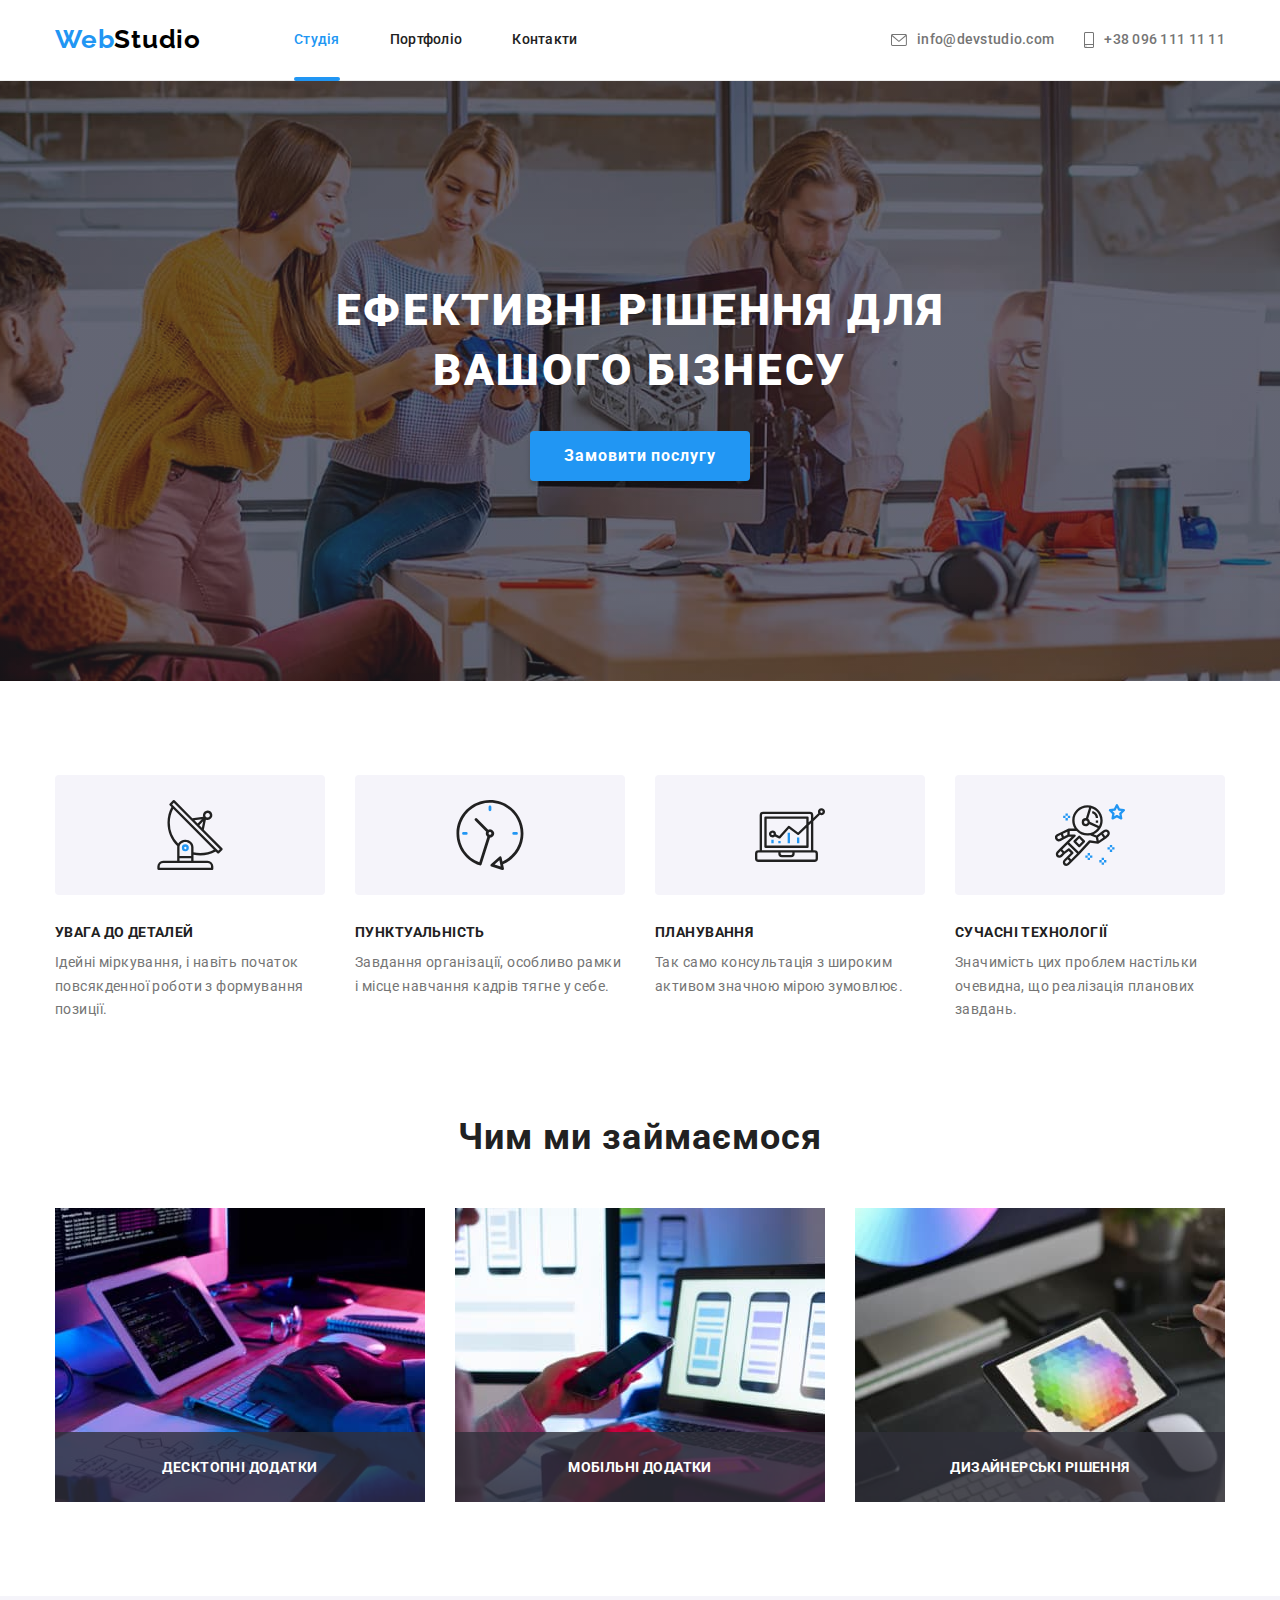
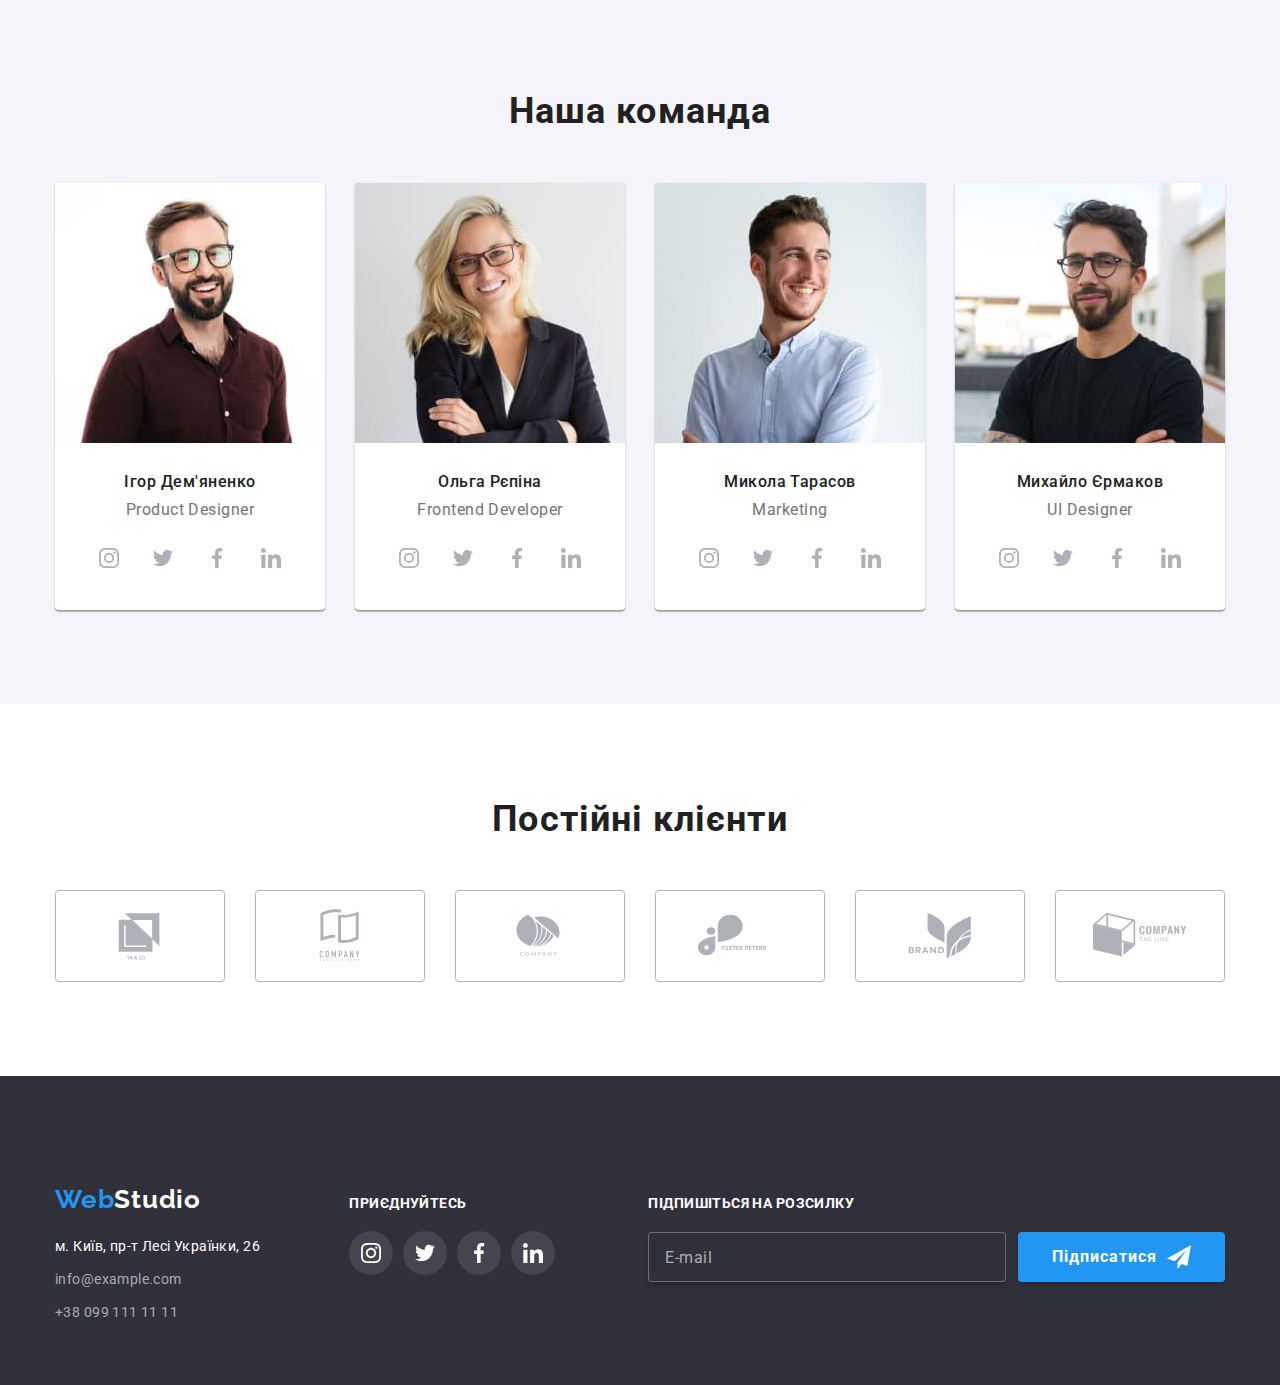
<file: index.html>
<!DOCTYPE html>
<html lang="uk">
<head>
    <meta charset="UTF-8">
    <meta http-equiv="X-UA-Compatible" content="IE=edge">
    <meta name="viewport" content="width=device-width, initial-scale=1.0">
    <title>Студия</title>
    <link rel="preconnect" href="https://fonts.googleapis.com">
    <link rel="preconnect" href="https://fonts.gstatic.com" crossorigin>
    <link href="https://fonts.googleapis.com/css2?family=Raleway:wght@700&family=Roboto:wght@400;500;700;900&display=swap"
        rel="stylesheet">
    <link rel="stylesheet" href="https://cdnjs.cloudflare.com/ajax/libs/modern-normalize/1.1.0/modern-normalize.css">
    <link rel="stylesheet" href="./css/main.min.css">
</head>
<body>

    <!--Шапка профиля-->
    <header class="header">
        <div class="header__container container">
            <a href="" lang="en" class="logo header__logo">Web<span class="logo__black">Studio</span>
            </a>
            <button class="header__menu-btn menu-btn js-open-menu"
                    aria-expanded="false"
                    aria-controls="mobile-menu">
                <svg class="menu-btn__icon" width="40" height="40">
                    <use href="./img/icons.svg#icon-menu-open-btn"></use>
                </svg>
            </button>
            <div class="menu-container js-menu-container" id="mobile-menu">
                <button class="menu-container__menu-btn menu-btn js-close-menu">
                    <svg class="menu-btn__icon"  width="40" height="40">
                        <use href="./img/icons.svg#icon-menu-close-btn"></use>
                    </svg>
                </button>
                <nav class="site-nav">
                    <ul class="site-nav__list">
                        <li class="site-nav__item">
                            <a href="./index.html" class="site-nav__link--current site-nav__link">Студія</a>
                        </li>
                        <li class="site-nav__item">
                            <a href="./portfolio.html" class="site-nav__link ">Портфоліо</a>
                        </li>
                        <li class="site-nav__item">
                            <a href="" class="site-nav__link ">Контакти</a>
                        </li>
                    </ul>
                </nav>
                <ul class="header-contact">
                    <li class="header-contact__item">
                        <a href="mailto:info@devstudio.com" class="header-contact__link "> 
                            <svg class="header-contact__icon" width="16" height="12">
                                <use href="./img/icons.svg#icon-envelope"></use>
                            </svg> info@devstudio.com
                        </a>  
                    </li>
                    <li class="header-contact__item">
                        <a href="tel:+380961111111" class="header-contact__link header-contacts__link--accent">
                            <svg class="header-contact__icon" width="10" height="16">
                                <use href="./img/icons.svg#icon-smartphone"></use>
                            </svg> +38 096 111 11 11
                        </a>
                    </li>
                </ul>
                <ul class="menu-socials">
                    <li class="menu-socials__item"><a href="" class="menu-socials__link">Instagram</a></li>
                    <li class="menu-socials__item"><a href="" class="menu-socials__link">Twitter</a></li>
                    <li class="menu-socials__item"><a href="" class="menu-socials__link">Facebook</a></li>
                    <li class="menu-socials__item"><a href="" class="menu-socials__link">LinkedIn</a></li>
                </ul>
            </div>
        </div>
    </header>
    <main>

        <!--Решение для бизнеса-->
        <section class="hero">
            <div class="container">
                <h1 class="hero__title">Ефективні рішення для<br />вашого бізнесу</h1>
                <button type="button" class="hero__btn blue-btn" data-modal-open>Замовити послугу</button>
            </div>
        </section>

        <!--О нас-->
        <section class="section">
            <div class="container">
                <h2 class="visually-hidden">Наші переваги</h2>
                <ul class="features">
                    <li class="feature__item">
                        <div class="feature__box">
                        <svg class="feature__icon">
                            <use href="./img/icons.svg#icon-antenna"></use>
                        </svg>
                        </div>
                        <h3 class="feature__title">увага до деталей</h3>
                        <p class="feature__description">
                            Ідейні міркування, і навіть початок повсякденної роботи з формування позиції.
                        </p>
                    </li>
                    <li class="feature__item">
                        <div class="feature__box">
                        <svg class="feature__icon">
                            <use href="./img/icons.svg#icon-clock"></use>
                        </svg>
                        </div>
                        <h3 class="feature__title">пунктуальність</h3>
                        <p class="feature__description">
                            Завдання організації, особливо рамки і місце навчання кадрів тягне у себе.
                        </p>
                    </li>
                    <li class="feature__item">
                        <div class="feature__box">
                        <svg class="feature__icon">
                            <use href="./img/icons.svg#icon-diagram"></use>
                        </svg>
                        </div>
                        <h3 class="feature__title">планування</h3>
                        <p class="feature__description">
                            Так само консультація з широким активом значною мірою зумовлює.
                        </p>
                    </li>
                    <li class="feature__item">
                        <div class="feature__box">
                        <svg class="feature__icon">
                            <use href="./img/icons.svg#icon-astronaut"></use>
                        </svg>
                        </div>
                        <h3 class="feature__title">сучасні технології</h3>
                        <p class="feature__description">
                            Значимість цих проблем настільки очевидна, що реалізація планових завдань.
                        </p>
                    </li>
                </ul>
            </div>
        </section>

        <!--Чем мы занимаемся-->
        <section class="section section--no-top-padding section-desktop-only">
            <div class="container ">
                <h2 class="section__title">Чим ми займаємося</h2>
                <ul class="activity-list">
                    <li class="activity-list__item">
                        <img 
                            src="./img/work-place.jpg" 
                            alt="work-place"
                            width="370" 
                            height="294">
                            <div class="activity-list__overlay">
                                <h3 class="activity-list__title">Десктопні додатки</h3>
                            </div>
                    </li>
                    <li class="activity-list__item">
                        <img 
                            src="./img/notebook.jpg" 
                            alt="notebook"
                            width="370" 
                            height="294">
                            <div class="activity-list__overlay">
                                <h3 class="activity-list__title">Мобільні додатки</h3>
                            </div>
                            
                    </li>
                    <li class="activity-list__item">
                        <img 
                            src="./img/table.jpg" 
                            alt="table"
                            width="370" 
                            height="294">
                            <div class="activity-list__overlay">
                                <h3 class="activity-list__title">Дизайнерські рішення</h3>
                            </div>
                    </li>
                </ul>
            </div>
        </section>

        <!--Команда-->
        <section class="section section--team-bgrnd">
            <div class="container">
            <h2 class="section__title">Наша команда</h2>
                <ul lang="en" class="team">
                    <li class="team__item">
                        <picture>
                            <source
                            srcset="./img/ihor.jpg 1x,
                                    ./img/ihor-2x.jpg 2x"
                            media="(min-width: 1200px)"
                            type="image/jpeg"
                            >
                            <source
                            srcset="/img/ihor-table.jpg 1x,
                                    ./img/ihor-table-2x.jpg 2x"
                            media="(min-width: 768px)"
                            type="image/jpeg"
                            >
                            <source
                            srcset="/img/ihor-mob.jpg 1x,
                                    ./img/ihor-mob-2x.jpg 2x"
                            media="(min-width: 767px)"
                            type="image/jpeg"
                            >
                            <img src="./img/ihor-mob.jpg" 
                                 alt=""
                                 width="450"
                                 height="460">                                
                        </picture>
                        <div class="team__box">
                            <h3 class="team__title">Ігор Дем'яненко</h3>
                            <p class="team__description">Product Designer</p>
                            <ul class="team-social__list">
                                <li class="social__item">
                                    <a href="" class="social__link">
                                        <svg class="social__icon">
                                            <use href="./img/icons.svg#icon-instagram"></use>
                                        </svg>
                                    </a>
                                </li>
                                <li class="social__item">
                                    <a href="" class="social__link">
                                        <svg class="social__icon">
                                            <use href="./img/icons.svg#icon-twitter"></use>
                                        </svg>
                                    </a>
                                </li>
                                <li class="social__item">
                                    <a href="" class="social__link">
                                        <svg class="social__icon">
                                            <use href="./img/icons.svg#icon-facebook"></use>
                                        </svg>
                                    </a>
                                </li>
                                <li class="social__item">
                                    <a href="" class="social__link">
                                        <svg class="social__icon">
                                            <use href="./img/icons.svg#icon-linkedin"></use>
                                        </svg>
                                    </a>
                                </li>
                            </ul>
                        </div>
                    </li>
                    <li class="team__item">
                        <picture>
                            <source
                            srcset="./img/olga.jpg 1x,
                                    ./img/olga-2x.jpg 2x"
                            media="(min-width: 1200px)"
                            type="image/jpeg"
                            >
                            <source
                            srcset="/img/olga-table.jpg 1x,
                                    ./img/olga-table-2x.jpg 2x"
                            media="(min-width: 768px)"
                            type="image/jpeg"
                            >
                            <source
                            srcset="/img/olga-mob.jpg 1x,
                                    ./imgolgar-mob-2x.jpg 2x"
                            media="(min-width: 767px)"
                            type="image/jpeg"
                            >
                            <img src="./img/olga-mob.jpg" 
                                 alt=""
                                 width="450"
                                 height="460">
                                 
                        </picture>
                        <div class="team__box">
                            <h3 class="team__title">Ольга Рєпіна</h3>
                            <p class="team__description">Frontend Developer</p>
                            <ul class="team-social__list">
                                <li class="social__item">
                                    <a href="" class="social__link">
                                        <svg class="social__icon">
                                            <use href="./img/icons.svg#icon-instagram"></use>
                                        </svg>
                                    </a>
                                </li>
                                <li class="social__item">
                                    <a href="" class="social__link">
                                        <svg class="social__icon">
                                            <use href="./img/icons.svg#icon-twitter"></use>
                                        </svg>
                                    </a>
                                </li>
                                <li class="social__item">
                                    <a href="" class="social__link">
                                        <svg class="social__icon">
                                            <use href="./img/icons.svg#icon-facebook"></use>
                                        </svg>
                                    </a>
                                </li>
                                <li class="social__item">
                                    <a href="" class="social__link">
                                        <svg class="social__icon">
                                            <use href="./img/icons.svg#icon-linkedin"></use>
                                        </svg>
                                    </a>
                                </li>
                            </ul>
                        </div>
                    </li>
                    <li class="team__item">
                        <picture>
                            <source
                            srcset="./img/nikolay.jpg 1x,
                                    ./img/nikolay-2x.jpg 2x"
                            media="(min-width: 1200px)"
                            type="image/jpeg"
                            >
                            <source
                            srcset="/img/nikolay-table.jpg 1x,
                                    ./img/nikolay-table-2x.jpg 2x"
                            media="(min-width: 768px)"
                            type="image/jpeg"
                            >
                            <source
                            srcset="/img/nikolay-mob.jpg 1x,
                                    ./img/nikolay-mob-2x.jpg 2x"
                            media="(min-width: 767px)"
                            type="image/jpeg"
                            >
                            <img src="./img/nikolay-mob.jpg" 
                                 alt=""
                                 width="450"
                                 height="460">
                                 
                        </picture>
                        <div class="team__box">
                            <h3 class="team__title">Микола Тарасов</h3>
                            <p class="team__description">Marketing</p>
                            <ul class="team-social__list">
                                <li class="social__item">
                                    <a href="" class="social__link">
                                        <svg class="social__icon">
                                            <use href="./img/icons.svg#icon-instagram"></use>
                                        </svg>
                                    </a>
                                </li>
                                <li class="social__item">
                                    <a href="" class="social__link">
                                        <svg class="social__icon">
                                            <use href="./img/icons.svg#icon-twitter"></use>
                                        </svg>
                                    </a>
                                </li>
                                <li class="social__item">
                                    <a href="" class="social__link">
                                        <svg class="social__icon">
                                            <use href="./img/icons.svg#icon-facebook"></use>
                                        </svg>
                                    </a>
                                </li>
                                <li class="social__item">
                                    <a href="" class="social__link">
                                        <svg class="social__icon">
                                            <use href="./img/icons.svg#icon-linkedin"></use>
                                        </svg>
                                    </a>
                                </li>
                            </ul>
                        </div>
                    </li>
                    <li class="team__item">
                        <picture>
                            <source
                            srcset="./img/mihail.jpg 1x,
                                    ./img/mihail-2x.jpg 2x"
                            media="(min-width: 1200px)"
                            type="image/jpeg"
                            >
                            <source
                            srcset="/img/mihail-table.jpg 1x,
                                    ./img/mihail-table-2x.jpg 2x"
                            media="(min-width: 768px)"
                            type="image/jpeg"
                            >
                            <source
                            srcset="/img/mihail-mob.jpg 1x,
                                    ./img/mihail-mob-2x.jpg 2x"
                            media="(min-width: 767px)"
                            type="image/jpeg"
                            >
                            <img src="./img/mihail-mob.jpg" 
                                 alt=""
                                 width="450"
                                 height="460">
                                 
                        </picture>
                        <div class="team__box">
                            <h3 class="team__title">Михайло Єрмаков</h3>
                            <p class="team__description">UI Designer</p>
                            <ul class="team-social__list">
                                <li class="social__item">
                                    <a href="" class="social__link">
                                        <svg class="social__icon">
                                            <use href="./img/icons.svg#icon-instagram"></use>
                                        </svg>
                                    </a>
                                </li>
                                <li class="social__item">
                                    <a href="" class="social__link">
                                        <svg class="social__icon">
                                            <use href="./img/icons.svg#icon-twitter"></use>
                                        </svg>
                                    </a>
                                </li>
                                <li class="social__item">
                                    <a href="" class="social__link">
                                        <svg class="social__icon">
                                            <use href="./img/icons.svg#icon-facebook"></use>
                                        </svg>
                                    </a>
                                </li>
                                <li class="social__item">
                                    <a href="" class="social__link">
                                        <svg class="social__icon">
                                            <use href="./img/icons.svg#icon-linkedin"></use>
                                        </svg>
                                    </a>
                                </li>
                            </ul>
                        </div>
                    </li>
                </ul>
            </div>
        </section>
        <section class="section">
            <div class="container">
                <h2 class="section__title">Постійні клієнти</h2>
                <ul class="clients">
                    <li class="clients__item">
                        <a href="" class="clients__link">
                            <svg class="clients__icon">
                                <use href="./img/icons.svg#icon-logo6"></use>
                            </svg>
                        </a>
                    </li>
                    <li class="clients__item">
                        <a href="" class="clients__link">
                            <svg class="clients__icon">
                                <use href="./img/icons.svg#icon-logo2"></use>
                            </svg>
                        </a>
                    </li>
                    <li class="clients__item">
                        <a href="" class="clients__link">
                            <svg class="clients__icon">
                                <use href="./img/icons.svg#icon-logo3"></use>
                            </svg>
                        </a>
                    </li>
                    <li class="clients__item">
                        <a href="" class="clients__link">
                            <svg class="clients__icon">
                                <use href="./img/icons.svg#icon-logo4"></use>
                            </svg>
                        </a>
                    </li>
                    <li class="clients__item">
                        <a href="" class="clients__link">
                            <svg class="clients__icon">
                                <use href="./img/icons.svg#icon-logo5"></use>
                            </svg>
                        </a>
                    </li>
                    <li class="clients__item">
                        <a href="" class="clients__link">
                            <svg class="clients__icon">
                                <use href="./img/icons.svg#icon-logo1"></use>
                            </svg>
                        </a>
                    </li>
                </ul>
            </div>
        </section>
    </main>

    <!--Футер-->
    <footer class="footer">
        <div class="container">
            <div class="footer__wrap">
                <div class="footer-block-address">
                    <a href="" lang="en" class="logo footer__logo">Web<span class="logo__white">Studio</span></a>
                        <address class="footer__address">
                            <ul class="footer-address__link">
                                <li class="footer-address__item">
                                    <a href="https://goo.gl/maps/f6XtZttn8huJrmvD8" class="footer-address__link-map">м. Київ, пр-т Лесі Українки, 26</a>
                                </li>
                                <li class="footer-address__item">
                                    <a href="mailto:info@example.com" class="footer-address__link">info@example.com</a>
                                </li>
                                <li class="footer-address__item">
                                    <a href="tel:+380991111111" class="footer-address__link">+38 099 111 11 11</a>
                                </li>
                            </ul>
                        </address>
                </div> 
                    <div class="footer-invitation">
                        <h2 class="footer-invitation__title">приєднуйтесь</h2>
                        <ul class="footer-invintation-social-list">
                            <li class="footer-invitation-social__item">
                                <a href="" class="footer-invintation__link">
                                    <svg class="footer-invintation__icon">
                                        <use href="./img/icons.svg#icon-instagram-footer"></use>
                                    </svg>
                                </a>
                            </li>
                            <li class="footer-invitation-social__item">
                                <a href="" class="footer-invintation__link">
                                    <svg class="footer-invintation__icon">
                                        <use href="./img/icons.svg#icon-twitter-footer"></use>
                                    </svg>
                                </a>
                            </li>
                            <li class="footer-invitation-social__item">
                                <a href="" class="footer-invintation__link">
                                    <svg class="footer-invintation__icon">
                                        <use href="./img/icons.svg#icon-facebook-footer"></use>
                                    </svg>
                                </a>
                            </li>
                            <li class="footer-invitation-social__item">
                                <a href="" class="footer-invintation__link">
                                    <svg class="footer-invintation__icon">
                                        <use href="./img/icons.svg#icon-linkedin-footer"></use>
                                    </svg>
                                </a>
                            </li>
                        </ul>
                    </div>
                    <form class="subscription-form">
                        <label class="subscription-form-title" for="subscription-email">
                            Підпишіться на розсилку
                        </label>
                        <div class="subscription">
                            <input 
                            type="email" 
                            name="subscription-email" 
                            id="subscription-email"
                            class="subscription-email"
                            placeholder="E-mail"
                            >
                            <button class="subscription-btn blue-btn" type="submit">
                                Підписатися
                                <svg class="subscription-icon-btn" width="24" height="24">
                                    <use href="./img/icons.svg#icon-send"></use>
                                </svg>
                            </button>
                        </div>
                    </form>
            </div>
        </div>
    </footer>
        
        <div class="backdrop is-hidden" data-modal>
            <div class="modal">
                <button class="modal__btn-close" type="button" data-modal-close>
                    <svg class="modal__btn-close-icon" width="18" height="18">
                        <use href="./img/icons.svg#icon-cross"></use>
                    </svg>
                </button>
                <form name="order" class="order-form">
                    <h2 class="order__title">Залиште свої дані, ми вам передзвонимо</h2>
                    <label class="order-text-field">
                        <span class="order-text-field__label">Ім'я</span>
                        <span class="order-text-field__input-form">
                            <input type="text" name="name" id="name" class="order-text-field__input" autofocus>
                            <svg class="order-text-field__icon" width="18" height="18">
                                <use href="./img/icons.svg#icon-username"></use>
                            </svg>
                        </span>
                    </label>

                    <label class="order-text-field">
                        <span class="order-text-field__label">Телефон</span>
                        <span class="order-text-field__input-form">
                            <input type="tel" name="tel" id="tel" class="order-text-field__input">
                            <svg class="order-text-field__icon" width="18" height="18">
                                <use href="./img/icons.svg#icon-usertel" ></use>
                            </svg>
                        </span>
                    </label>

                    <label class="order-text-field">
                        <span class="order-text-field__label">Пошта</span>
                        <span class="order-text-field__input-form">
                            <input type="email" name="email" id="email" class="order-text-field__input">
                            <svg class="order-text-field__icon" width="18" height="18">
                                <use href="./img/icons.svg#icon-usermail"></use>
                            </svg>
                        </span>
                    </label>

                    <label class="comment order-text-field">
                        <span class="order-text-field__label">Коментар</span>
                        <textarea 
                            name="comment" 
                            id="comment" 
                            class="comment-input order-text-field__input"
                            placeholder="Введіть текст"></textarea>
                    </label>

                    <label class="order-checkbox-field">
                        <input class="order-checkbox-field-input" name="policy" type="checkbox">
                        <span class="checkbox-custom">
                            <svg class="checkbox-custom__icon" width="16" height="16">
                                <use href="./img/icons.svg#icon-check-mark"></use>
                            </svg>
                        </span> 
                            <span class="checkbox">
                                Погоджуюся з розсилкою та приймаю <a class="policy-link" href="">Умови договору</a>
                            </span>
                    </label>
                    <button type="submit" class="submit__btn blue-btn">Відправити</button>
                    
                </form>
            </div>
        </div>
        <script src="./js/modal.js"></script>
        <script src="./js/mobile-menu.js"></script>
</body>
</html>
</file>
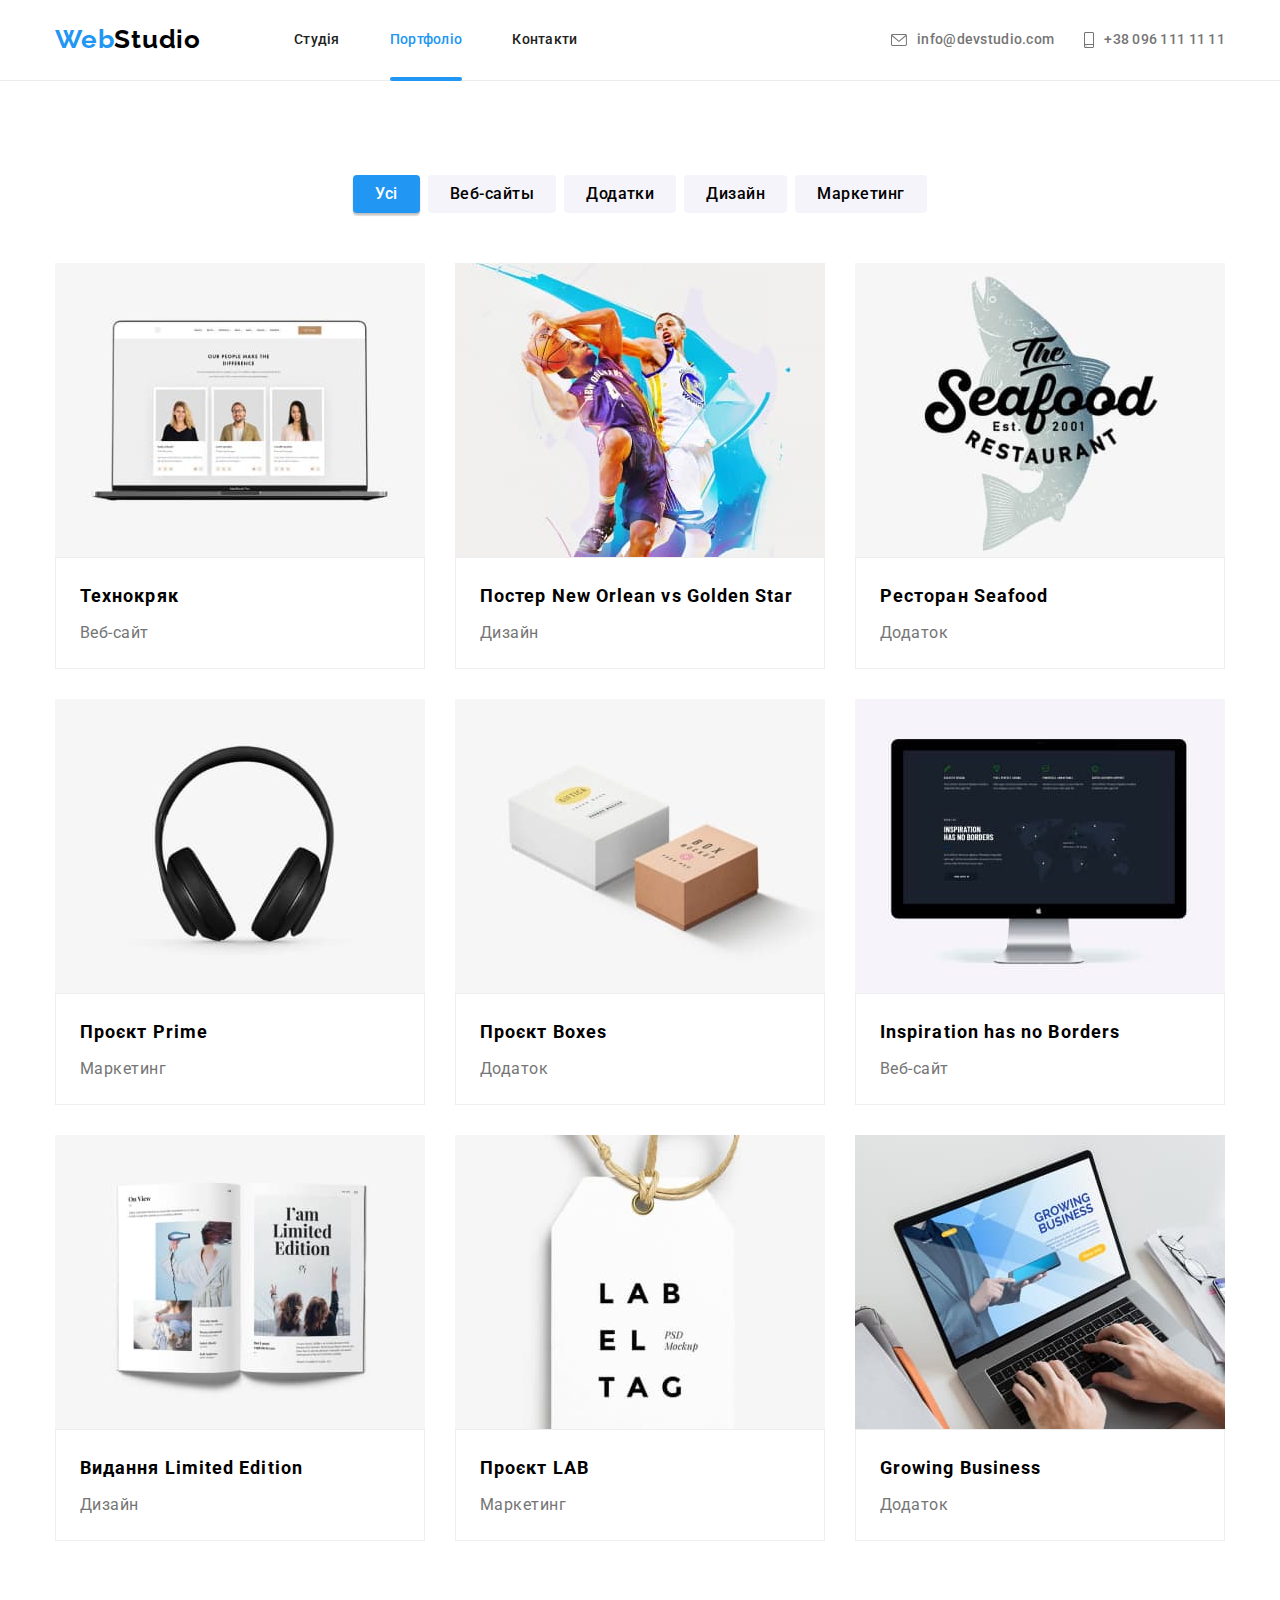
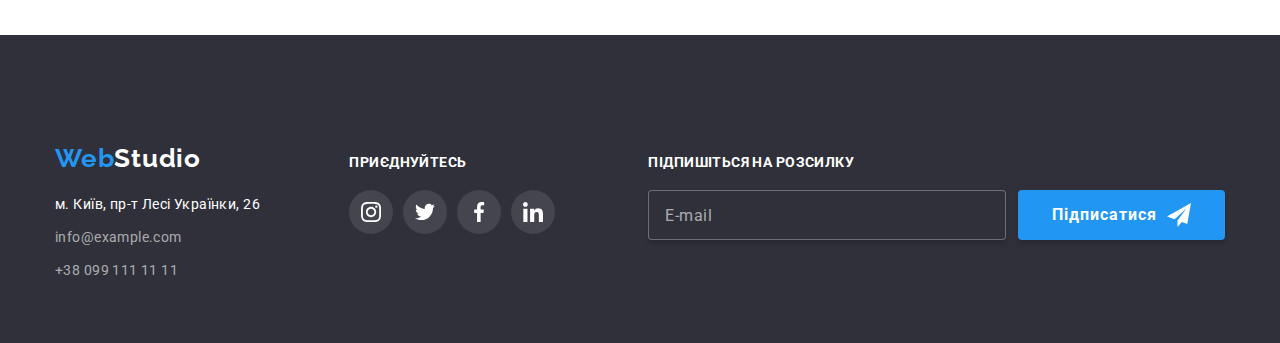
<file: portfolio.html>
<!DOCTYPE html>
<html lang="uk">
<head>
    <meta charset="UTF-8">
    <meta http-equiv="X-UA-Compatible" content="IE=edge">
    <meta name="viewport" content="width=device-width, initial-scale=1.0">
    <title>Портфолио</title>
    <link rel="preconnect" href="https://fonts.googleapis.com">
    <link rel="preconnect" href="https://fonts.gstatic.com" crossorigin>
    <link href="https://fonts.googleapis.com/css2?family=Raleway:wght@700&family=Roboto:wght@400;500;700;900&display=swap"
        rel="stylesheet">
    <link rel="stylesheet" href="https://cdnjs.cloudflare.com/ajax/libs/modern-normalize/1.1.0/modern-normalize.css">
    <link rel="stylesheet" href="./css/main.min.css">
</head>
<body>

    <!--Шапка профиля-->
    <header class="header">
        <div class="header__container container">
            <a href="" lang="en" class="logo header__logo">Web<span class="logo__black">Studio</span>
            </a>
            <button class="header__menu-btn menu-btn js-open-menu" aria-expanded="false" aria-controls="mobile-menu">
                <svg class="menu-btn__icon" width="40" height="40">
                    <use href="./img/icons.svg#icon-menu-open-btn"></use>
                </svg>
            </button>
            <div class="menu-container js-menu-container" id="mobile-menu">
                <button class="menu-container__menu-btn menu-btn js-close-menu">
                    <svg class="menu-btn__icon" width="40" height="40">
                        <use href="./img/icons.svg#icon-menu-close-btn"></use>
                    </svg>
                </button>
                <nav class="site-nav">
                    <ul class="site-nav__list">
                        <li class="site-nav__item">
                            <a href="./index.html" class="site-nav__link">Студія</a>
                        </li>
                        <li class="site-nav__item">
                            <a href="./portfolio.html" class="site-nav__link--current site-nav__link ">Портфоліо</a>
                        </li>
                        <li class="site-nav__item">
                            <a href="" class="site-nav__link ">Контакти</a>
                        </li>
                    </ul>
                </nav>
                <ul class="header-contact">
                    <li class="header-contact__item">
                        <a href="mailto:info@devstudio.com" class="header-contact__link ">
                            <svg class="header-contact__icon" width="16" height="12">
                                <use href="./img/icons.svg#icon-envelope"></use>
                            </svg> info@devstudio.com
                        </a>
                    </li>
                    <li class="header-contact__item">
                        <a href="tel:+380961111111" class="header-contact__link header-contacts__link--accent">
                            <svg class="header-contact__icon" width="10" height="16">
                                <use href="./img/icons.svg#icon-smartphone"></use>
                            </svg> +38 096 111 11 11
                        </a>
                    </li>
                </ul>
                <ul class="menu-socials">
                    <li class="menu-socials__item"><a href="" class="menu-socials__link">Instagram</a></li>
                    <li class="menu-socials__item"><a href="" class="menu-socials__link">Twitter</a></li>
                    <li class="menu-socials__item"><a href="" class="menu-socials__link">Facebook</a></li>
                    <li class="menu-socials__item"><a href="" class="menu-socials__link">LinkedIn</a></li>
                </ul>
            </div>
        </div>
    </header>

    <!--Main-->
    <main>  
        <section class="section">
            <div class="container">
                <h1 class="visually-hidden">Сторінка Портфоліо</h1>
                    <ul class="filter__list">
                        <li class="filter__item"><button type="button" class="filter__btn current">Усі</button></li>
                        <li class="filter__item"><button type="button" class="filter__btn">Веб-сайты</button></li>
                        <li class="filter__item"><button type="button" class="filter__btn">Додатки</button></li>
                        <li class="filter__item"><button type="button" class="filter__btn">Дизайн</button></li>
                        <li class="filter__item"><button type="button" class="filter__btn">Маркетинг</button></li>
                    </ul>
                    <ul class="examples__list">
                            <li class="examples__item">          
                                <a href="" class="examples__link">
                                    <div class="examples__item-box">
                                        <picture>
                                            <source
                                            srcset="./img/laptop.jpg 1x,
                                                    ./img/laptop-2x.jpg 2x"
                                            media="(min-width: 1200px)"
                                            type="image/jpeg"
                                            >
                                            <source
                                            srcset="/img/laptop-table.jpg 1x,
                                                    ./img/laptop-table-2x.jpg 2x"
                                            media="(min-width: 768px)"
                                            type="image/jpeg"
                                            >
                                            <source
                                            srcset="/img/laptop-mob.jpg 1x,
                                                    ./img/laptop-mob-2x.jpg 2x"
                                            media="(max-width: 767px)"
                                            type="image/jpeg"
                                            >
                                            <img src="./img/laptop-mob.jpg" 
                                            alt=""
                                            >                                
                                        </picture>
                                        <div class="examples-overlay">
                                            <p class="examples-overlay-text">Ресурс пропонує комплексні пропозиції з різним рівнем функціоналу та сервісів.
                                            Все це дозволить відвідувачу отримати вичерпні відомості про компанію чи
                                            приватну особу.
                                            </p>
                                        </div>
                                    </div>
                                    <div class="examples-footer">    
                                        <h2 class="examples__title">Технокряк</h2>
                                        <p class="examples-category">Веб-сайт</p>
                                    </div>
                                </a>
                            </li>
                            <li class="examples__item">
                                <a href="" class="examples__link">
                                    <div class="examples__item-box">
                                        <picture>
                                            <source
                                            srcset="./img/poster.jpg 1x,
                                                    ./img/poster-2x.jpg 2x"
                                            media="(min-width: 1200px)"
                                            type="image/jpeg"
                                            >
                                            <source
                                            srcset="/img/poster-table.jpg 1x,
                                                    ./img/poster-table-2x.jpg 2x"
                                            media="(min-width: 768px)"
                                            type="image/jpeg"
                                            >
                                            <source
                                            srcset="/img/poster-mob.jpg 1x,
                                                    ./img/poster-mob-2x.jpg 2x"
                                            media="(max-width: 767px)"
                                            type="image/jpeg"
                                            >
                                            <img src="./img/poster-mob.jpg" 
                                            alt=""
                                            >                                
                                        </picture>
                                        <div class="examples-overlay">
                                            <p class="examples-overlay-text">Ресурс пропонує комплексні пропозиції з різним рівнем функціоналу та сервісів.
                                                Все це дозволить відвідувачу отримати вичерпні відомості про компанію чи
                                                приватну особу.
                                            </p>
                                        </div>
                                    </div>
                                    <div class="examples-footer">    
                                        <h2 class="examples__title">Постер New Orlean vs Golden Star</h2>
                                        <p class="examples-category">Дизайн</p>
                                    </div>
                                </a>
                            </li>
                            <li class="examples__item">
                                <a href="" class="examples__link">
                                    <div class="examples__item-box">
                                        <picture>
                                            <source
                                            srcset="./img/restaurant.jpg 1x,
                                                    ./img/restaurant-2x.jpg 2x"
                                            media="(min-width: 1200px)"
                                            type="image/jpeg"
                                            >
                                            <source
                                            srcset="/img/restaurant-table.jpg 1x,
                                                    ./img/restaurant-table-2x.jpg 2x"
                                            media="(min-width: 768px)"
                                            type="image/jpeg"
                                            >
                                            <source
                                            srcset="/img/restaurant-mob.jpg 1x,
                                                    ./img/restaurant-mob-2x.jpg 2x"
                                            media="(max-width: 767px)"
                                            type="image/jpeg"
                                            >
                                            <img src="./img/restaurant-mob.jpg" 
                                            alt=""
                                            >                                
                                        </picture>
                                        <div class="examples-overlay">
                                            <p class="examples-overlay-text">Ресурс пропонує комплексні пропозиції з різним рівнем функціоналу та сервісів.
                                                Все це дозволить відвідувачу отримати вичерпні відомості про компанію чи
                                                приватну особу.
                                            </p>
                                        </div>
                                    </div>
                                    <div class="examples-footer">    
                                        <h2 class="examples__title">Ресторан Seafood</h2>
                                        <p class="examples-category">Додаток</p>
                                    </div>
                                </a>
                            </li>
                            <li class="examples__item">
                                <a href="" class="examples__link">
                                    <div class="examples__item-box">
                                        <picture>
                                            <source
                                            srcset="./img/headset.jpg 1x,
                                                    ./img/headset-2x.jpg 2x"
                                            media="(min-width: 1200px)"
                                            type="image/jpeg"
                                            >
                                            <source
                                            srcset="/img/headset-table.jpg 1x,
                                                    ./img/headset-table-2x.jpg 2x"
                                            media="(min-width: 768px)"
                                            type="image/jpeg"
                                            >
                                            <source
                                            srcset="/img/headset-mob.jpg 1x,
                                                    ./img/headset-mob-2x.jpg 2x"
                                            media="(max-width: 767px)"
                                            type="image/jpeg"
                                            >
                                            <img src="./img/headset-mob.jpg" 
                                            alt=""
                                            >                                
                                        </picture>
                                        <div class="examples-overlay">
                                            <p class="examples-overlay-text">Ресурс пропонує комплексні пропозиції з різним рівнем функціоналу та сервісів.
                                                Все це дозволить відвідувачу отримати вичерпні відомості про компанію чи
                                                приватну особу.
                                            </p>
                                        </div>
                                    </div>
                                    <div class="examples-footer">
                                        <h2 class="examples__title">Проєкт Prime</h2>
                                        <p class="examples-category">Маркетинг</p>
                                    </div>
                                </a>
                        </li>
                            <li class="examples__item">
                                <a href="" class="examples__link">
                                    <div class="examples__item-box">
                                        <picture>
                                            <source
                                            srcset="./img/boxes.jpg 1x,
                                                    ./img/boxes-2x.jpg 2x"
                                            media="(min-width: 1200px)"
                                            type="image/jpeg"
                                            >
                                            <source
                                            srcset="/img/boxes-table.jpg 1x,
                                                    ./img/boxes-table-2x.jpg 2x"
                                            media="(min-width: 768px)"
                                            type="image/jpeg"
                                            >
                                            <source
                                            srcset="/img/boxes-mob.jpg 1x,
                                                    ./img/boxes-mob-2x.jpg 2x"
                                            media="(max-width: 767px)"
                                            type="image/jpeg"
                                            >
                                            <img src="./img/boxes-mob.jpg" 
                                            alt=""
                                            >                                
                                        </picture>
                                        <div class="examples-overlay">
                                            <p class="examples-overlay-text">Ресурс пропонує комплексні пропозиції з різним рівнем функціоналу та сервісів.
                                                Все це дозволить відвідувачу отримати вичерпні відомості про компанію чи
                                                приватну особу.
                                            </p>
                                        </div>
                                    </div>
                                    <div class="examples-footer">    
                                        <h2 class="examples__title">Проєкт Boxes</h2>
                                        <p class="examples-category">Додаток</p>
                                    </div>
                                </a>
                        </li>
                            <li class="examples__item">
                                    <a href="" class="examples__link">
                                    <div class="examples__item-box">
                                        <picture>
                                            <source
                                            srcset="./img/imac.jpg 1x,
                                                    ./img/imac-2x.jpg 2x"
                                            media="(min-width: 1200px)"
                                            type="image/jpeg"
                                            >
                                            <source
                                            srcset="/img/imac-table.jpg 1x,
                                                    ./img/imac-table-2x.jpg 2x"
                                            media="(min-width: 768px)"
                                            type="image/jpeg"
                                            >
                                            <source
                                            srcset="/img/imac-mob.jpg 1x,
                                                    ./img/imac-mob-2x.jpg 2x"
                                            media="(max-width: 767px)"
                                            type="image/jpeg"
                                            >
                                            <img src="./img/imac-mob.jpg" 
                                            alt=""
                                            >                                
                                        </picture>
                                        <div class="examples-overlay">
                                            <p class="examples-overlay-text">Ресурс пропонує комплексні пропозиції з різним рівнем функціоналу та сервісів.
                                                Все це дозволить відвідувачу отримати вичерпні відомості про компанію чи
                                                приватну особу.
                                            </p>
                                        </div>
                                    </div>
                                    <div class="examples-footer">    
                                        <h2 class="examples__title">Inspiration has no Borders</h2>
                                        <p class="examples-category">Веб-сайт</p>
                                    </div>
                                </a>
                        </li>
                        <li class="examples__item">
                            <a href="" class="examples__link">
                                <div class="examples__item-box">
                                    <picture>
                                            <source
                                            srcset="./img/book.jpg 1x,
                                                    ./img/book-2x.jpg 2x"
                                            media="(min-width: 1200px)"
                                            type="image/jpeg"
                                            >
                                            <source
                                            srcset="/img/book-table.jpg 1x,
                                                    ./img/book-table-2x.jpg 2x"
                                            media="(min-width: 768px)"
                                            type="image/jpeg"
                                            >
                                            <source
                                            srcset="/img/book-mob.jpg 1x,
                                                    ./img/book-mob-2x.jpg 2x"
                                            media="(max-width: 767px)"
                                            type="image/jpeg"
                                            >
                                            <img src="./img/book-mob.jpg" 
                                            alt=""
                                            >                                
                                        </picture>
                                    <div class="examples-overlay">
                                        <p class="examples-overlay-text">Ресурс пропонує комплексні пропозиції з різним рівнем функціоналу та сервісів.
                                            Все це дозволить відвідувачу отримати вичерпні відомості про компанію чи
                                            приватну особу.
                                        </p>
                                    </div>
                                </div>
                                <div class="examples-footer">    
                                    <h2 class="examples__title">Видання Limited Edition</h2>
                                    <p class="examples-category">Дизайн</p>
                                </div>
                            </a>
                        </li>
                        <li class="examples__item">
                            <a href="" class="examples__link">
                                <div class="examples__item-box">
                                    <picture>
                                            <source
                                            srcset="./img/labeltag.jpg 1x,
                                                    ./img/labeltag-2x.jpg 2x"
                                            media="(min-width: 1200px)"
                                            type="image/jpeg"
                                            >
                                            <source
                                            srcset="/img/labeltag-table.jpg 1x,
                                                    ./img/labeltag-table-2x.jpg 2x"
                                            media="(min-width: 768px)"
                                            type="image/jpeg"
                                            >
                                            <source
                                            srcset="/img/labeltag-mob.jpg 1x,
                                                    ./img/labeltag-mob-2x.jpg 2x"
                                            media="(max-width: 767px)"
                                            type="image/jpeg"
                                            >
                                            <img src="./img/labeltag-mob.jpg" 
                                            alt=""
                                            >                                
                                        </picture>
                                    <div class="examples-overlay">
                                        <p class="examples-overlay-text">Ресурс пропонує комплексні пропозиції з різним рівнем функціоналу та сервісів.
                                            Все це дозволить відвідувачу отримати вичерпні відомості про компанію чи
                                            приватну особу.
                                        </p>
                                    </div>
                                </div>
                                <div class="examples-footer">   
                                    <h2 class="examples__title">Проєкт LAB</h2>
                                    <p class="examples-category">Маркетинг</p>
                                </div>
                            </a>
                        </li>
                        <li class="examples__item">
                            <a href="" class="examples__link">
                                <div class="examples__item-box">
                                    <picture>
                                            <source
                                            srcset="./img/laptop2.jpg 1x,
                                                    ./img/laptop2-2x.jpg 2x"
                                            media="(min-width: 1200px)"
                                            type="image/jpeg"
                                            >
                                            <source
                                            srcset="/img/laptop2-table.jpg 1x,
                                                    ./img/laptop2-table-2x.jpg 2x"
                                            media="(min-width: 768px)"
                                            type="image/jpeg"
                                            >
                                            <source
                                            srcset="/img/laptop2-mob.jpg 1x,
                                                    ./img/laptop2-mob-2x.jpg 2x"
                                            media="(max-width: 767px)"
                                            type="image/jpeg"
                                            >
                                            <img src="./img/laptop2-mob.jpg" 
                                            alt=""
                                            >                                
                                        </picture>
                                    <div class="examples-overlay">
                                        <p class="examples-overlay-text">Ресурс пропонує комплексні пропозиції з різним рівнем функціоналу та сервісів.
                                            Все це дозволить відвідувачу отримати вичерпні відомості про компанію чи
                                            приватну особу.
                                        </p>
                                    </div>
                                </div>
                                <div class="examples-footer">   
                                    <h2 class="examples__title">Growing Business</h2>
                                    <p class="examples-category">Додаток</p>
                                </div>
                            </a>
                        </li>
                    </ul>
                </div>
        </section>
    </main>

    <!--Футер-->
    <footer class="footer">
        <div class="container">
            <div class="footer__wrap">
                <div class="footer-block-address">
                    <a href="" lang="en" class="logo footer__logo">Web<span class="logo__white">Studio</span></a>
                    <address class="footer__address">
                        <ul class="footer-address__link">
                            <li class="footer-address__item">
                                <a href="https://goo.gl/maps/f6XtZttn8huJrmvD8" class="footer-address__link-map">м. Київ,
                                    пр-т Лесі Українки, 26</a>
                            </li>
                            <li class="footer-address__item">
                                <a href="mailto:info@example.com" class="footer-address__link">info@example.com</a>
                            </li>
                            <li class="footer-address__item">
                                <a href="tel:+380991111111" class="footer-address__link">+38 099 111 11 11</a>
                            </li>
                        </ul>
                    </address>
                </div>
                <div class="footer-invitation">
                    <h2 class="footer-invitation__title">приєднуйтесь</h2>
                    <ul class="footer-invintation-social-list">
                        <li class="footer-invitation-social__item">
                            <a href="" class="footer-invintation__link">
                                <svg class="footer-invintation__icon">
                                    <use href="./img/icons.svg#icon-instagram-footer"></use>
                                </svg>
                            </a>
                        </li>
                        <li class="footer-invitation-social__item">
                            <a href="" class="footer-invintation__link">
                                <svg class="footer-invintation__icon">
                                    <use href="./img/icons.svg#icon-twitter-footer"></use>
                                </svg>
                            </a>
                        </li>
                        <li class="footer-invitation-social__item">
                            <a href="" class="footer-invintation__link">
                                <svg class="footer-invintation__icon">
                                    <use href="./img/icons.svg#icon-facebook-footer"></use>
                                    @
                                </svg>
                            </a>
                        </li>
                        <li class="footer-invitation-social__item">
                            <a href="" class="footer-invintation__link">
                                <svg class="footer-invintation__icon">
                                    <use href="./img/icons.svg#icon-linkedin-footer"></use>
                                </svg>
                            </a>
                        </li>
                    </ul>
                </div>
                <form class="subscription-form">
                    <label class="subscription-form-title" for="subscription-email">
                        Підпишіться на розсилку
                    </label>
                    <div class="subscription">
                        <input type="email" name="subscription-email" id="subscription-email" class="subscription-email"
                            placeholder="E-mail">
                        <button class="subscription-btn blue-btn" type="submit">
                            Підписатися
                            <svg class="subscription-icon-btn" width="24" height="24">
                                <use href="./img/icons.svg#icon-send"></use>
                            </svg>
                        </button>
                    </div>
                </form>
            </div>
        </div>
    </footer>
    <script src="./js/mobile-menu.js"></script>
</body>
</html>
</file>
<file: css/main.min.css>
body{font-family:"Roboto",sans-serif;color:var(--main-color);background-color:var(--main-background-color2);margin:0}img{display:block;max-width:100%;height:auto}ul{padding-left:0;margin-top:0;margin-bottom:0;list-style:none}a{text-decoration:none;color:initial}.container{padding-left:15px;padding-right:15px}@media screen and (min-width: 480px){.container{width:480px;margin-left:auto;margin-right:auto}}@media screen and (min-width: 768px){.container{width:768px}}@media screen and (min-width: 1200px){.container{width:1200px}}.section{padding-top:60px;padding-bottom:60px}@media screen and (min-width: 1200px){.section{padding-top:94px;padding-bottom:94px}}@media screen and (min-width: 1200px){.section{display:block}}.section__title{color:var(--main-color);font-size:28px;line-height:1.18;letter-spacing:.03em;text-align:center;margin-top:0;margin-bottom:30px}@media screen and (min-width: 1200px){.section__title{margin-bottom:50px;font-size:36px;line-height:1.17;letter-spacing:.03em}}.section-desktop-only{display:none}@media screen and (min-width: 1200px){.section-desktop-only{display:block}}.logo{color:var(--primary-color);font-family:"Raleway",sans-serif;font-weight:700;font-size:24px;line-height:1.17;letter-spacing:.03em}@media screen and (min-width: 1200px){.logo{font-size:26px;line-height:1.19}}.logo__black{color:var(--alternative-color2)}.logo__white{color:var(--second-color)}.header{background-color:var(--main-background-color2);border-bottom:1px solid var(--header-line-color)}.header__container{display:-webkit-box;display:-ms-flexbox;display:flex;-webkit-box-align:center;-ms-flex-align:center;align-items:center}.header__logo{display:block;padding-top:16px;padding-bottom:16px}@media screen and (min-width: 768px){.header__logo{padding-top:26px;padding-bottom:26px;margin-right:88px}}@media screen and (min-width: 1200px){.header__logo{padding-top:24px;padding-bottom:25px;margin-right:93px}}.header-contact__link{color:var(--alternative-color);font-weight:500;font-size:24px;line-height:28px;letter-spacing:.02em;-webkit-transition:color var(--transition-duration) var(--transition-timing-function);transition:color var(--transition-duration) var(--transition-timing-function)}.header-contact__link:hover,.header-contact__link:focus{color:var(--primary-color)}@media screen and (min-width: 768px){.header-contact__link{display:-webkit-box;display:-ms-flexbox;display:flex;-webkit-box-align:center;-ms-flex-align:center;align-items:center;font-size:14px;line-height:1.14}}@media screen and (max-width: 767px){.header-contacts__link--accent{font-weight:500px;font-size:34px;line-height:1.18;letter-spacing:.02em;color:var(--primary-color)}.header-contacts__link--accent:hover,.header-contacts__link--accent:focus{color:var(--alternative-color)}}@media screen and (max-width: 400px){.header-contacts__link--accent{font-size:30px}}.header-contact__icon{margin-right:10px;fill:currentColor}@media screen and (max-width: 767px){.header-contact__icon{display:none}}.menu-socials{display:-webkit-box;display:-ms-flexbox;display:flex}@media screen and (min-width: 768px){.menu-socials{display:none}}.menu-socials__item{display:-webkit-box;display:-ms-flexbox;display:flex}.menu-socials__item:not(:last-child){margin-right:10px}.menu-socials__item:not(:last-child)::after{content:"";display:block;width:1px;height:100%;margin-left:10px;background-color:rgba(33,33,33,.2)}.menu-socials__link{font-weight:500;font-size:18px;line-height:1.22;letter-spacing:.02em;color:var(--primary-color)}@media screen and (max-width: 400px){.menu-socials__link{font-size:14px}}.header-contact{display:-webkit-box;display:-ms-flexbox;display:flex}@media screen and (max-width: 767px){.header-contact{-webkit-box-orient:vertical;-webkit-box-direction:reverse;-ms-flex-direction:column-reverse;flex-direction:column-reverse;margin-top:auto;margin-bottom:64px}}@media screen and (min-width: 768px)and (max-width: 1199px){.header-contact{-webkit-box-orient:vertical;-webkit-box-direction:normal;-ms-flex-direction:column;flex-direction:column}}@media screen and (max-width: 767px){.header-contact__item:not(:first-child){margin-bottom:32px}}@media screen and (min-width: 768px)and (max-width: 1199px){.header-contact__item:not(:last-child){margin-bottom:10px}}@media screen and (min-width: 1200px){.header-contact__item:not(:last-child){margin-right:30px}}.header__menu-btn{margin-left:auto}@media screen and (min-width: 768px){.header__menu-btn{display:none}}.menu-container{display:-webkit-box;display:-ms-flexbox;display:flex}@media screen and (max-width: 767px){.menu-container{position:fixed;top:0;left:0;width:100%;height:100%;-webkit-box-orient:vertical;-webkit-box-direction:normal;-ms-flex-direction:column;flex-direction:column;padding:48px 40px;background-color:var(--main-background-color2);-webkit-transform:translateX(100%);transform:translateX(100%);visibility:hidden;pointer-events:none;-webkit-transition:visibility var(--transition-duration) var(--transition-timing-function),-webkit-transform var(--transition-duration) var(--transition-timing-function);transition:visibility var(--transition-duration) var(--transition-timing-function),-webkit-transform var(--transition-duration) var(--transition-timing-function);transition:transform var(--transition-duration) var(--transition-timing-function),visibility var(--transition-duration) var(--transition-timing-function);transition:transform var(--transition-duration) var(--transition-timing-function),visibility var(--transition-duration) var(--transition-timing-function),-webkit-transform var(--transition-duration) var(--transition-timing-function);z-index:1}.menu-container.is-open{-webkit-transform:translateX(0);transform:translateX(0);visibility:visible;pointer-events:auto}}@media screen and (min-width: 768px){.menu-container{-webkit-box-pack:justify;-ms-flex-pack:justify;justify-content:space-between;-webkit-box-align:center;-ms-flex-align:center;align-items:center;-webkit-box-flex:1;-ms-flex-positive:1;flex-grow:1}}.menu-container__menu-btn{position:absolute;top:10px;right:15px}@media screen and (min-width: 768px){.menu-container__menu-btn{display:none}}.site-nav__link{color:var(--main-color);font-weight:500;font-size:14px;line-height:1.14;letter-spacing:.02em;-webkit-transition:color var(--transition-duration) var(--transition-timing-function),background-color var(--transition-duration) var(--transition-timing-function);transition:color var(--transition-duration) var(--transition-timing-function),background-color var(--transition-duration) var(--transition-timing-function)}.site-nav__link:hover,.site-nav__link:focus{color:var(--accent-color)}@media screen and (min-width: 768px){.site-nav__link{padding-top:32px;padding-bottom:32px;font-size:14px;line-height:1.14}}@media screen and (min-width: 768px){.site-nav__list{display:-webkit-box;display:-ms-flexbox;display:flex}}@media screen and (max-width: 767px){.site-nav__item:not(:last-child){margin-bottom:32px}}@media screen and (min-width: 768px){.site-nav__item:not(:last-child){margin-right:55px}}@media screen and (min-width: 1200px){.site-nav__item:not(:last-child){margin-right:50px}}.site-nav__link{display:block;color:var(--main-color);font-weight:500;font-size:40px;line-height:1.18;letter-spacing:.02em;-webkit-transition:color var(--transition-duration) var(--transition-timing-function);transition:color var(--transition-duration) var(--transition-timing-function)}.site-nav__link:hover,.site-nav__link:focus{color:var(--primary-color)}@media screen and (min-width: 768px){.site-nav__link{padding-top:32px;padding-bottom:32px;font-size:14px;line-height:1.14}}.site-nav__link--current{color:var(--primary-color)}@media screen and (min-width: 768px){.site-nav__link--current{position:relative}.site-nav__link--current::after{content:"";position:absolute;bottom:-1px;display:block;width:100%;height:4px;background-color:var(--primary-background-color);border-radius:2px}}.footer{padding-top:60px;padding-bottom:60px;background-color:var(--second-background-color)}@media screen and (min-width: 1200px){.footer-block-address{-webkit-box-flex:1;-ms-flex-positive:1;flex-grow:1;margin-right:70px;text-align:start}}.footer__logo{display:block;margin-bottom:20px}.footer-address__item:not(:last-child){margin-bottom:8px}@media screen and (min-width: 1200px){.footer-address__item:not(:last-child){margin-bottom:9px}}.footer__address{font-style:normal}.footer-address__link-map:hover,.footer-address__link-map:focus{color:var(--primary-color)}.footer-address__link{font-size:14px;line-height:1.71;letter-spacing:.03em;color:var(--second-color2);-webkit-transition:color var(--transition-duration) var(--transition-timing-function);transition:color var(--transition-duration) var(--transition-timing-function)}.footer-address__link:hover,.footer-address__link:focus{color:var(--primary-color)}.footer-address__link-map{color:var(--second-color);-webkit-transition:color var(--transition-duration) var(--transition-timing-function),background-color var(--transition-duration) var(--transition-timing-function);transition:color var(--transition-duration) var(--transition-timing-function),background-color var(--transition-duration) var(--transition-timing-function)}.footer-address__link{color:var(--second-color2);-webkit-transition:color var(--transition-duration) var(--transition-timing-function),background-color var(--transition-duration) var(--transition-timing-function);transition:color var(--transition-duration) var(--transition-timing-function),background-color var(--transition-duration) var(--transition-timing-function)}@media screen and (max-width: 1199px){.footer-invitation{margin-bottom:60px}}@media screen and (min-width: 1200px){.footer-invitation{margin-right:93px}}.footer-invitation__title{margin-top:0;margin-bottom:20px;color:var(--second-color);font-weight:700;font-size:14px;line-height:16px;letter-spacing:.03em;text-transform:uppercase}.footer-invitation-social__item{width:44px;height:44px}.footer-invintation-social-list{display:-webkit-box;display:-ms-flexbox;display:flex;gap:var(--social-list-gap);-webkit-box-pack:center;-ms-flex-pack:center;justify-content:center;-ms-flex-wrap:wrap;flex-wrap:wrap}.footer-invintation__link{display:-webkit-box;display:-ms-flexbox;display:flex;-webkit-box-pack:center;-ms-flex-pack:center;justify-content:center;-webkit-box-align:center;-ms-flex-align:center;align-items:center;width:100%;height:100%;color:var(--title-inverse-color);background-color:rgba(255,255,255,.1);border-radius:50%;-webkit-transition:color var(--transition-duration) var(--transition-timing-function),background-color var(--transition-duration) var(--transition-timing-function);transition:color var(--transition-duration) var(--transition-timing-function),background-color var(--transition-duration) var(--transition-timing-function)}.footer-invintation__link:hover,.footer-invintation__link:focus{color:var(--second-color);background-color:var(--primary-background-color)}.footer-invintation__icon{display:block;fill:currentColor;width:20px;height:20px}.footer__wrap{text-align:center}@media screen and (min-width: 768px){.footer__wrap{display:-webkit-box;display:-ms-flexbox;display:flex;-ms-flex-wrap:wrap;flex-wrap:wrap;-webkit-box-align:baseline;-ms-flex-align:baseline;align-items:baseline;-ms-flex-pack:distribute;justify-content:space-around}}@media screen and (min-width: 768px)and (max-width: 767px){.footer__wrap{-webkit-box-pack:center;-ms-flex-pack:center;justify-content:center}}@media screen and (min-width: 1200px){.footer__wrap{-ms-flex-wrap:nowrap;flex-wrap:nowrap;text-align:start}}.subscription-form-title{display:block;margin-top:0;margin-bottom:20px;color:var(--title-inverse-color);font-weight:700;font-size:14px;line-height:1.14;letter-spacing:.03em;text-transform:uppercase}.team-social__list{display:-webkit-box;display:-ms-flexbox;display:flex;gap:var(--social-list-gap);margin-top:16px;-webkit-box-pack:center;-ms-flex-pack:center;justify-content:center}.social__item{width:44px;height:44px}.social__icon{width:20px;height:20px;display:block;fill:currentColor}.social__link{display:-webkit-box;display:-ms-flexbox;display:flex;-webkit-box-pack:center;-ms-flex-pack:center;justify-content:center;-webkit-box-align:center;-ms-flex-align:center;align-items:center;width:100%;height:100%;border-radius:50%;color:var(--social-color);-webkit-transition:color var(--transition-duration) var(--transition-timing-function),background-color var(--transition-duration) var(--transition-timing-function);transition:color var(--transition-duration) var(--transition-timing-function),background-color var(--transition-duration) var(--transition-timing-function)}.social__link:hover,.social__link:focus{background-color:var(--primary-background-color);color:var(--second-color)}button{cursor:pointer}.blue-btn{color:var(--second-color);font-weight:700;font-size:16px;line-height:1.88;letter-spacing:.06em;border-radius:4px;background-color:var(--primary-background-color);-webkit-box-shadow:0px 4px 4px rgba(0,0,0,.15);box-shadow:0px 4px 4px rgba(0,0,0,.15);border-color:rgba(0,0,0,0);height:50px;min-width:200px;display:-webkit-box;display:-ms-flexbox;display:flex;-webkit-box-pack:center;-ms-flex-pack:center;justify-content:center;-webkit-box-align:center;-ms-flex-align:center;align-items:center}@media screen and (min-width: 1200px){.blue-btn{padding:0 32px}}.subscription-icon-btn{margin-left:10px;fill:currentColor}@media screen and (max-width: 1199px){.subscription-btn{margin-left:auto;margin-right:auto}}.menu-btn{width:40px;height:40px;-webkit-box-pack:center;-ms-flex-pack:center;justify-content:center;-webkit-box-align:center;-ms-flex-align:center;align-items:center;padding:0;color:var(--main-color);background-color:rgba(0,0,0,0);border-width:0;-webkit-transition:color var(--transition-duration) var(--transition-timing-function);transition:color var(--transition-duration) var(--transition-timing-function)}.menu-btn:hover,.menu-btn:focus{color:var(--primary-color)}.menu-btn:active{color:var(--main-color)}.menu-btn__icon{fill:currentColor}.activity-list{display:-webkit-box;display:-ms-flexbox;display:flex}.section--no-top-padding{padding-top:0px}.activity-list__item:not(:last-child){margin-right:var(--list-gap)}.activity-list__item{position:relative}.activity-list__overlay{position:absolute;bottom:0;width:100%;height:70px;display:-webkit-box;display:-ms-flexbox;display:flex;-webkit-box-pack:center;-ms-flex-pack:center;justify-content:center;-webkit-box-align:center;-ms-flex-align:center;align-items:center;background:rgba(47,48,58,.8)}.activity-list__title{margin-top:0;margin-bottom:0;font-size:14px;line-height:1.14;text-align:center;letter-spacing:.03em;text-transform:uppercase;color:var(--second-color)}.clients{display:-webkit-box;display:-ms-flexbox;display:flex;gap:var(--list-gap);-ms-flex-wrap:wrap;flex-wrap:wrap}.clients__item{-ms-flex-preferred-size:calc((100% - 1*var(--list-gap))/2);flex-basis:calc((100% - 1*var(--list-gap))/2);height:92px}@media screen and (min-width: 768px){.clients__item{-ms-flex-preferred-size:calc((100% - 2*var(--list-gap))/3);flex-basis:calc((100% - 2*var(--list-gap))/3)}}@media screen and (min-width: 1200px){.clients__item{-ms-flex-preferred-size:calc((100% - 5*var(--list-gap))/6);flex-basis:calc((100% - 5*var(--list-gap))/6)}}.clients__link{display:-webkit-box;display:-ms-flexbox;display:flex;-webkit-box-pack:center;-ms-flex-pack:center;justify-content:center;-webkit-box-align:center;-ms-flex-align:center;align-items:center;width:100%;height:100%;color:var(--social-color);border:1px solid var(--social-color);border-radius:4px;-webkit-transition:color var(--transition-duration) var(--transition-timing-function),background-color var(--transition-duration) var(--transition-timing-function);transition:color var(--transition-duration) var(--transition-timing-function),background-color var(--transition-duration) var(--transition-timing-function)}.clients__link:hover,.clients__link:focus{color:var(--primary-color);border-color:var(--primary-color)}.clients__icon{display:block;fill:currentColor;width:106px;height:60px}.features{display:-webkit-box;display:-ms-flexbox;display:flex;-webkit-box-orient:vertical;-webkit-box-direction:normal;-ms-flex-direction:column;flex-direction:column;gap:var(--list-gap)}@media screen and (min-width: 768px){.features{-webkit-box-orient:horizontal;-webkit-box-direction:normal;-ms-flex-direction:row;flex-direction:row;-ms-flex-wrap:wrap;flex-wrap:wrap}}.feature__box{width:100%;height:120px;background-color:var(--second-background-color2);border-radius:4px;margin-bottom:30px;display:-webkit-box;display:-ms-flexbox;display:flex;-webkit-box-pack:center;-ms-flex-pack:center;justify-content:center;-webkit-box-align:center;-ms-flex-align:center;align-items:center}.feature__icon{width:70px;height:70px}@media screen and (min-width: 768px){.feature__item{-ms-flex-preferred-size:calc((100% - 1*var(--list-gap))/2);flex-basis:calc((100% - 1*var(--list-gap))/2)}}@media screen and (min-width: 1200px){.feature__item{-ms-flex-preferred-size:calc((100% - 3*var(--list-gap))/4);flex-basis:calc((100% - 3*var(--list-gap))/4)}}.feature__title{color:var(--main-color);font-size:14px;line-height:1.14;letter-spacing:.03em;text-transform:uppercase;margin-top:0;margin-bottom:10px}@media screen and (max-width: 767px){.feature__title{text-align:center}}.feature__description{color:var(--alternative-color);font-size:14px;line-height:1.71;letter-spacing:.03em;margin-top:0;margin-bottom:0}.hero{background-color:var(--second-background-color);text-align:center;max-width:1600px;margin:0 auto;padding-top:118px;padding-bottom:118px;background-image:-webkit-gradient(linear, left top, left bottom, from(rgba(47, 48, 58, 0.4)), to(rgba(47, 48, 58, 0.4))),url(../img/headerimg-mob.jpg);background-image:linear-gradient(rgba(47, 48, 58, 0.4), rgba(47, 48, 58, 0.4)),url(../img/headerimg-mob.jpg);background-position:center;background-repeat:no-repeat;background-size:cover}@media(min-device-pixel-ratio: 2),(-webkit-min-device-pixel-ratio: 2),(min-resolution: 192dpi),(min-resolution: 2dppx){.hero{background-image:-webkit-gradient(linear, left top, left bottom, from(rgba(47, 48, 58, 0.4)), to(rgba(47, 48, 58, 0.4))),url(../img/headerimg-mob-2x.jpg);background-image:linear-gradient(rgba(47, 48, 58, 0.4), rgba(47, 48, 58, 0.4)),url(../img/headerimg-mob-2x.jpg)}}@media screen and (min-width: 1200px){.hero{padding-top:200px;padding-bottom:200px}}@media screen and (min-width: 768px){.hero{background-image:-webkit-gradient(linear, left top, left bottom, from(rgba(47, 48, 58, 0.4)), to(rgba(47, 48, 58, 0.4))),url(../img/headerimg-table.jpg);background-image:linear-gradient(rgba(47, 48, 58, 0.4), rgba(47, 48, 58, 0.4)),url(../img/headerimg-table.jpg)}}@media screen and (min-width: 768px)and (min-device-pixel-ratio: 2),screen and (min-width: 768px)and (-webkit-min-device-pixel-ratio: 2),screen and (min-width: 768px)and (min-resolution: 192dpi),screen and (min-width: 768px)and (min-resolution: 2dppx){.hero{background-image:-webkit-gradient(linear, left top, left bottom, from(rgba(47, 48, 58, 0.4)), to(rgba(47, 48, 58, 0.4))),url(../img/headerimg-table-2x.jpg);background-image:linear-gradient(rgba(47, 48, 58, 0.4), rgba(47, 48, 58, 0.4)),url(../img/headerimg-table-2x.jpg)}}@media screen and (min-width: 1200px){.hero{background-image:-webkit-gradient(linear, left top, left bottom, from(rgba(47, 48, 58, 0.4)), to(rgba(47, 48, 58, 0.4))),url(../img/headerimg.jpg);background-image:linear-gradient(rgba(47, 48, 58, 0.4), rgba(47, 48, 58, 0.4)),url(../img/headerimg.jpg)}}@media screen and (min-width: 1200px)and (min-device-pixel-ratio: 2),screen and (min-width: 1200px)and (-webkit-min-device-pixel-ratio: 2),screen and (min-width: 1200px)and (min-resolution: 192dpi),screen and (min-width: 1200px)and (min-resolution: 2dppx){.hero{background-image:-webkit-gradient(linear, left top, left bottom, from(rgba(47, 48, 58, 0.4)), to(rgba(47, 48, 58, 0.4))),url(../img/headerimg-2x.jpg);background-image:linear-gradient(rgba(47, 48, 58, 0.4), rgba(47, 48, 58, 0.4)),url(../img/headerimg-2x.jpg)}}.hero__title{color:var(--second-color);font-weight:900;font-size:26px;line-height:1.62;letter-spacing:.06em;text-transform:uppercase;text-align:center;margin-top:0;margin-bottom:30px}@media screen and (min-width: 1200px){.hero__title{font-size:44px;line-height:1.36}}.hero__btn{margin-right:auto;margin-left:auto}.backdrop{position:fixed;top:0;left:0;width:100%;height:100%;background-color:rgba(0,0,0,.2);opacity:1;overflow-y:scroll;visibility:visible;-webkit-transition:opacity var(--transition-duration) var(--transition-timing-function),visibility var(--transition-duration) var(--transition-timing-function);transition:opacity var(--transition-duration) var(--transition-timing-function),visibility var(--transition-duration) var(--transition-timing-function)}@media screen and (max-width: 479px){.backdrop{padding:93px 15px}}.is-hidden{opacity:0;pointer-events:none;visibility:hidden}.modal{position:relative;padding:40px;-webkit-transform:scale(100%, 100%);transform:scale(100%, 100%);background-color:var(--main-background-color2);-webkit-box-shadow:0px 1px 3px rgba(0,0,0,.12),0px 1px 1px rgba(0,0,0,.14),0px 2px 1px rgba(0,0,0,.2);box-shadow:0px 1px 3px rgba(0,0,0,.12),0px 1px 1px rgba(0,0,0,.14),0px 2px 1px rgba(0,0,0,.2);border-radius:4px;-webkit-transition:-webkit-transform var(--transition-duration) var(--transition-timing-function);transition:-webkit-transform var(--transition-duration) var(--transition-timing-function);transition:transform var(--transition-duration) var(--transition-timing-function);transition:transform var(--transition-duration) var(--transition-timing-function), -webkit-transform var(--transition-duration) var(--transition-timing-function)}@media screen and (min-width: 480px){.modal{position:absolute;top:50%;left:50%;width:450px;height:609px;-webkit-transform:translate(-50%, -50%) scale(100%, 100%);transform:translate(-50%, -50%) scale(100%, 100%)}}@media screen and (min-width: 1200px){.modal{width:528px;height:581px}}.is-hidden .modal{-webkit-transform:scale(0, 0);transform:scale(0, 0)}@media screen and (min-width: 480px){.is-hidden .modal{-webkit-transform:translate(-50%, -50%) scale(0, 0);transform:translate(-50%, -50%) scale(0, 0)}}.modal__btn-close{position:absolute;top:8px;right:8px;width:30px;height:30px;display:-webkit-box;display:-ms-flexbox;display:flex;-webkit-box-pack:center;-ms-flex-pack:center;justify-content:center;-webkit-box-align:center;-ms-flex-align:center;align-items:center;background-color:var(--main-background-color2);border:1px solid rgba(0,0,0,.1);border-radius:50%}.modal__btn-close-icon{fill:var(--alternative-color2);-webkit-transition:fill var(--transition-duration) var(--transition-timing-function);transition:fill var(--transition-duration) var(--transition-timing-function)}.modal__btn-close:hover .modal__btn-close-icon,.modal__btn-close:focus .modal__btn-close-icon{fill:var(--primary-color)}.modal__btn-close:active .modal__btn-close-icon{fill:var(--primary-color)}.order-form{width:100%;height:100%;display:-webkit-box;display:-ms-flexbox;display:flex;-webkit-box-orient:vertical;-webkit-box-direction:normal;-ms-flex-direction:column;flex-direction:column}.order__title{margin-top:0;margin-bottom:12px;font-size:20px;line-height:1.15;text-align:center;letter-spacing:.03em;color:var(--main-color)}.order-text-field{display:block;margin-top:0px;margin-bottom:10px}.order-text-field__label{display:block;margin-top:0px;margin-bottom:4px;font-size:12px;line-height:1.17;letter-spacing:.01em;color:var(--alternative-color)}.order-text-field__input-form{position:relative}.order-text-field__input{width:100%;display:block;padding:12px 42px;font-size:14px;line-height:1.71;letter-spacing:.01em;border:1px solid rgba(33,33,33,.2);border-radius:4px;-webkit-transition:border-color var(--transition-duration) var(--transition-timing-function);transition:border-color var(--transition-duration) var(--transition-timing-function)}@media screen and (min-width: 1200px){.order-text-field__input{font-size:12px;line-height:1.17}}.order-text-field__input::-webkit-input-placeholder{color:rgba(117,117,117,.5)}.order-text-field__input::-moz-placeholder{color:rgba(117,117,117,.5)}.order-text-field__input:-ms-input-placeholder{color:rgba(117,117,117,.5)}.order-text-field__input::-ms-input-placeholder{color:rgba(117,117,117,.5)}.order-text-field__input::placeholder{color:rgba(117,117,117,.5)}.order-text-field__input:focus,.order-text-field__input:hover{border-color:var(--primary-color);outline:0}.comment{display:-webkit-box;display:-ms-flexbox;display:flex;-webkit-box-orient:vertical;-webkit-box-direction:normal;-ms-flex-direction:column;flex-direction:column;margin-bottom:20px;-webkit-box-flex:1;-ms-flex-positive:1;flex-grow:1}.comment-input{-webkit-box-flex:1;-ms-flex-positive:1;flex-grow:1;padding:12px 16px;resize:none}.order-checkbox-field{display:-webkit-box;display:-ms-flexbox;display:flex;-webkit-box-pack:center;-ms-flex-pack:center;justify-content:center;-webkit-box-align:center;-ms-flex-align:center;align-items:center;margin-top:0;margin-bottom:30px}.order-checkbox-field-input{overflow:hidden;position:absolute;white-space:nowrap;width:1px;height:1px;border:0;padding:0;clip:rect(0 0 0 0);-webkit-clip-path:inset(50%);clip-path:inset(50%);margin:-1px}.order-checkbox-field-input+.checkbox-custom{width:16px;height:16px;display:-webkit-box;display:-ms-flexbox;display:flex;-webkit-box-pack:center;-ms-flex-pack:center;justify-content:center;-webkit-box-align:center;-ms-flex-align:center;align-items:center;margin-right:8px;background-color:var(--main-background-color2);border-radius:2px;-webkit-box-shadow:inset 0px 0px 0px 2px var(--main-color);box-shadow:inset 0px 0px 0px 2px var(--main-color);-webkit-transition:background-color var(--transition-duration) var(--transition-timing-function),-webkit-box-shadow var(--transition-duration) var(--transition-timing-function);transition:background-color var(--transition-duration) var(--transition-timing-function),-webkit-box-shadow var(--transition-duration) var(--transition-timing-function);transition:background-color var(--transition-duration) var(--transition-timing-function),box-shadow var(--transition-duration) var(--transition-timing-function);transition:background-color var(--transition-duration) var(--transition-timing-function),box-shadow var(--transition-duration) var(--transition-timing-function),-webkit-box-shadow var(--transition-duration) var(--transition-timing-function)}.order-checkbox-field-input:checked+.checkbox-custom{background-color:var(--primary-background-color);-webkit-box-shadow:inset 0px 0px 0px 2px var(--primary-color);box-shadow:inset 0px 0px 0px 2px var(--primary-color)}.order-checkbox-field-input:focus+.checkbox-custom{-webkit-box-shadow:inset 0px 0px 0px 2px var(--primary-color);box-shadow:inset 0px 0px 0px 2px var(--primary-color)}.order-checkbox-field-input:checked:focus+.checkbox-custom{-webkit-box-shadow:inset 0px 0px 0px 2px var(--main-color);box-shadow:inset 0px 0px 0px 2px var(--main-color)}.checkbox{font-size:12px;line-height:1.17;letter-spacing:.03em;color:var(--alternative-color)}@media screen and (min-width: 1200px){.checkbox{font-size:14px;line-height:1.71}}.policy-link{color:var(--primary-color);-webkit-transition:color var(--transition-duration) var(--transition-timing-function);transition:color var(--transition-duration) var(--transition-timing-function)}.submit__btn{-ms-flex-item-align:center;align-self:center}.order-text-field__icon{position:absolute;top:50%;left:12px;fill:var(--main-color);-webkit-transform:translateY(-50%);transform:translateY(-50%);-webkit-transition:fill var(--transition-duration) var(--transition-timing-function);transition:fill var(--transition-duration) var(--transition-timing-function)}.order-text-field__input:hover+.order-text-field__icon{fill:var(--primary-color)}.order-text-field__input:focus+.order-text-field__icon{fill:var(--primary-color)}.subscription-form-title{margin-top:60px;color:var(--second-color)}@media screen and (min-width: 1200px){.subscription{display:-webkit-box;display:-ms-flexbox;display:flex;-webkit-box-align:center;-ms-flex-align:center;align-items:center}}.subscription-email{width:100%;height:50px;padding:15px 16px;font-style:16px;line-height:1.25;letter-spacing:.03em;color:var(--second-color);background-color:var(--second-background-color);border:1px solid rgba(255,255,255,.3);border-radius:4px;-webkit-box-shadow:0px 4px 4px rgba(0,0,0,.15);box-shadow:0px 4px 4px rgba(0,0,0,.15)}@media screen and (min-width: 480px){.subscription-email{width:450px}}@media screen and (max-width: 1199px){.subscription-email{margin-bottom:20px}}@media screen and (min-width: 1200px){.subscription-email{width:358px;margin-right:12px}}.subscription-email::-webkit-input-placeholder{color:rgba(255,255,255,.6)}.subscription-email::-moz-placeholder{color:rgba(255,255,255,.6)}.subscription-email:-ms-input-placeholder{color:rgba(255,255,255,.6)}.subscription-email::-ms-input-placeholder{color:rgba(255,255,255,.6)}.subscription-email::placeholder{color:rgba(255,255,255,.6)}.section--team-bgrnd{background-color:var(--second-background-color2)}.team{display:-webkit-box;display:-ms-flexbox;display:flex;-webkit-box-orient:vertical;-webkit-box-direction:normal;-ms-flex-direction:column;flex-direction:column;gap:var(--list-gap)}@media screen and (min-width: 768px){.team{-webkit-box-orient:horizontal;-webkit-box-direction:normal;-ms-flex-direction:row;flex-direction:row;-ms-flex-wrap:wrap;flex-wrap:wrap}}.team__item{background-color:var(--main-background-color2);-webkit-box-shadow:0px 1px 3px rgba(0,0,0,.12),0px 1px 1px rgba(0,0,0,.14),0px 2px 1px rgba(0,0,0,.2);box-shadow:0px 1px 3px rgba(0,0,0,.12),0px 1px 1px rgba(0,0,0,.14),0px 2px 1px rgba(0,0,0,.2);border-radius:0px 0px 4px 4px}@media screen and (min-width: 768px){.team__item{-ms-flex-preferred-size:calc((100% - 1*var(--list-gap))/2);flex-basis:calc((100% - 1*var(--list-gap))/2)}}@media screen and (min-width: 1200px){.team__item{-ms-flex-preferred-size:calc((100% - 3*var(--list-gap))/4);flex-basis:calc((100% - 3*var(--list-gap))/4)}}.team__box{padding-top:30px;padding-bottom:24px}@media screen and (min-width: 1200px){.team__box{padding-bottom:30px}}.team__title{margin-top:0px;margin-bottom:10px;color:var(--main-color);font-weight:500;font-size:16px;line-height:1.18;letter-spacing:.03em;text-align:center}.team__description{margin-top:0px;margin-bottom:16px;color:var(--alternative-color);font-size:16px;line-height:1.18;letter-spacing:.03em;text-align:center}.examples__list{display:-webkit-box;display:-ms-flexbox;display:flex;-webkit-box-orient:vertical;-webkit-box-direction:normal;-ms-flex-direction:column;flex-direction:column;gap:var(--list-gap)}@media screen and (min-width: 768px){.examples__list{-webkit-box-orient:horizontal;-webkit-box-direction:normal;-ms-flex-direction:row;flex-direction:row;-ms-flex-wrap:wrap;flex-wrap:wrap}}.examples__link{display:-webkit-box;display:-ms-flexbox;display:flex;-webkit-box-orient:vertical;-webkit-box-direction:normal;-ms-flex-direction:column;flex-direction:column;height:100%;-webkit-transition:-webkit-box-shadow var(--transition-duration) var(--transition-timing-function);transition:-webkit-box-shadow var(--transition-duration) var(--transition-timing-function);transition:box-shadow var(--transition-duration) var(--transition-timing-function);transition:box-shadow var(--transition-duration) var(--transition-timing-function), -webkit-box-shadow var(--transition-duration) var(--transition-timing-function)}.examples__link:hover,.examples__link:focus{-webkit-box-shadow:0px 1px 3px rgba(0,0,0,.12),0px 1px 1px rgba(0,0,0,.14),0px 2px 1px rgba(0,0,0,.2);box-shadow:0px 1px 3px rgba(0,0,0,.12),0px 1px 1px rgba(0,0,0,.14),0px 2px 1px rgba(0,0,0,.2)}.examples-footer{-webkit-box-flex:1;-ms-flex-positive:1;flex-grow:1;padding:20px 24px;border:1px solid var(--examples-line-color)}.examples__title{margin-top:0;margin-bottom:4px;font-size:18px;line-height:2;letter-spacing:.06em}.examples-category{margin-top:0;margin-bottom:0;color:var(--alternative-color);font-size:16px;line-height:1.87;letter-spacing:.03em}.examples-overlay{position:absolute;top:0;left:0;width:100%;height:100%;padding:77px 24px;background-color:rgba(33,150,243,.9);-webkit-transform:translatey(100%);transform:translatey(100%);-webkit-transition:-webkit-transform var(--transition-duration) var(--transition-timing-function);transition:-webkit-transform var(--transition-duration) var(--transition-timing-function);transition:transform var(--transition-duration) var(--transition-timing-function);transition:transform var(--transition-duration) var(--transition-timing-function), -webkit-transform var(--transition-duration) var(--transition-timing-function)}.examples__link:hover .examples-overlay,.examples__link:focus .examples-overlay{-webkit-transform:translatey(0);transform:translatey(0)}@media screen and (max-width: 479px){.examples-overlay{display:-webkit-box;display:-ms-flexbox;display:flex;-webkit-box-align:center;-ms-flex-align:center;align-items:center}}@media screen and (min-width: 768px){.examples-overlay{padding:49px 24px}}@media screen and (min-width: 1200px){.examples-overlay{padding:63px 24px}}.examples-overlay-text{margin:0;font-size:18px;line-height:1.56;letter-spacing:.03em;color:var(--second-color)}@media screen and (min-width: 768px){.examples__item{-ms-flex-preferred-size:calc((100% - 1*var(--list-gap))/2);flex-basis:calc((100% - 1*var(--list-gap))/2)}}@media screen and (min-width: 1200px){.examples__item{-ms-flex-preferred-size:calc((100% - 2*var(--list-gap))/3);flex-basis:calc((100% - 2*var(--list-gap))/3)}}.examples__item-box{position:relative;overflow:hidden}.filter__list{display:-webkit-box;display:-ms-flexbox;display:flex;-ms-flex-wrap:wrap;flex-wrap:wrap;-webkit-column-gap:8px;-moz-column-gap:8px;column-gap:8px;row-gap:15px;margin-bottom:40px}@media screen and (min-width: 768px){.filter__list{margin-bottom:30px;-webkit-box-pack:center;-ms-flex-pack:center;justify-content:center}}@media screen and (min-width: 1200px){.filter__list{margin-bottom:50px}}.filter__btn.current{background-color:var(--primary-background-color);color:var(--second-color);-webkit-box-shadow:0px 3px 1px rgba(0,0,0,.1),0px 1px 2px rgba(0,0,0,.08),0px 2px 2px rgba(0,0,0,.12);box-shadow:0px 3px 1px rgba(0,0,0,.1),0px 1px 2px rgba(0,0,0,.08),0px 2px 2px rgba(0,0,0,.12)}.filter__btn{border-radius:4px;font-weight:500;font-size:16px;line-height:1.62;letter-spacing:.03em;font-family:inherit;cursor:pointer;border:none;border-color:rgba(0,0,0,0);background-color:var(--second-background-color2);padding:6px 22px;-webkit-transition:color var(--transition-duration) var(--transition-timing-function),background-color var(--transition-duration) var(--transition-timing-function),-webkit-box-shadow var(--transition-duration) var(--transition-timing-function);transition:color var(--transition-duration) var(--transition-timing-function),background-color var(--transition-duration) var(--transition-timing-function),-webkit-box-shadow var(--transition-duration) var(--transition-timing-function);transition:color var(--transition-duration) var(--transition-timing-function),background-color var(--transition-duration) var(--transition-timing-function),box-shadow var(--transition-duration) var(--transition-timing-function);transition:color var(--transition-duration) var(--transition-timing-function),background-color var(--transition-duration) var(--transition-timing-function),box-shadow var(--transition-duration) var(--transition-timing-function),-webkit-box-shadow var(--transition-duration) var(--transition-timing-function)}.filter__btn:hover,.filter__btn:focus{background-color:var(--primary-background-color);color:var(--second-color);-webkit-box-shadow:0px 3px 1px rgba(0,0,0,.1),0px 1px 2px rgba(0,0,0,.08),0px 2px 2px rgba(0,0,0,.12);box-shadow:0px 3px 1px rgba(0,0,0,.1),0px 1px 2px rgba(0,0,0,.08),0px 2px 2px rgba(0,0,0,.12)}.visually-hidden{position:absolute;width:1px;height:1px;margin:-1px;border:0;padding:0;white-space:nowrap;-webkit-clip-path:inset(100%);clip-path:inset(100%);clip:rect(0 0 0 0);overflow:hidden}:root{--main-color: #212121;--primary-color: #2196F3;--second-color: #FFFFFF;--alternative-color: #757575;--second-color2: rgba(255, 255, 255, 0.6);--main-background-color: #E5E5E5;--main-background-color2: #FFFFFF;--second-background-color: #2F303A;--second-background-color2: #F5F4FA;--primary-background-color: #2196F3;--alternative-color2: #000000;--header-line-color: #ECECEC;--examples-line-color: #EEEEEE;--social-color: #AFB1B8;--list-gap: 30px;--examples__item-margin: 30px;--social-list-gap: 10px;--transition-duration: 250ms;--transition-timing-function: cubic-bezier(0.4, 0, 0.2, 1)}p,h1,h2,h3,h4,h5,h6{margin:0}/*# sourceMappingURL=main.min.css.map */
</file>
